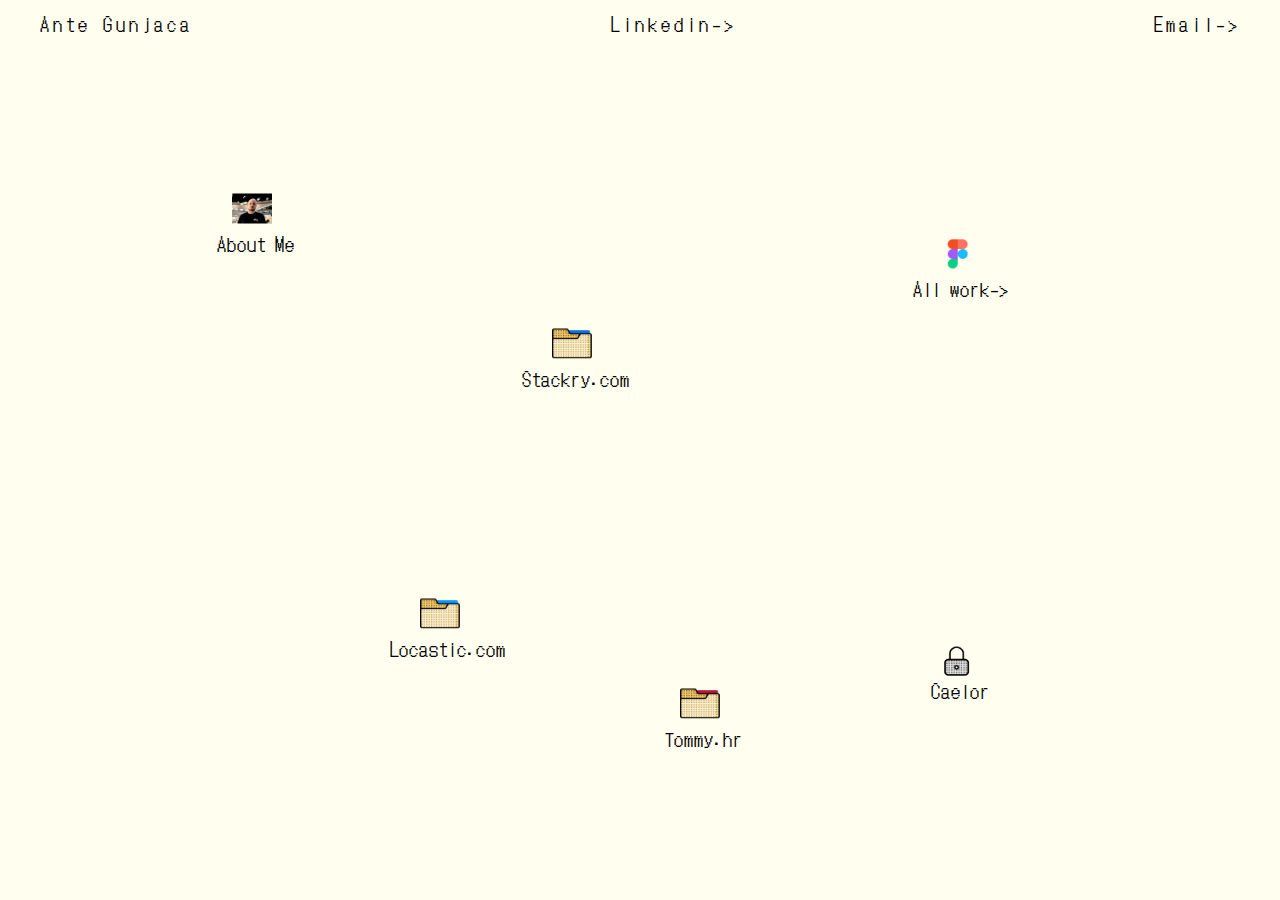
<file: index.html>
<!DOCTYPE html>
<html>
  <head>
    <title>Home</title>
    <link rel="icon" type="image/x-icon" href="./assets/folder.png" />
    <meta
      name="description"
      content="Ante Gunjaca's personal website. Connect with me on LinkedIn or via email. Learn more about me by visiting the About Me page."
    />
    <link rel="stylesheet" type="text/css" href="style.css" />
    <link rel="preconnect" href="https://fonts.googleapis.com" />
    <link rel="preconnect" href="https://fonts.gstatic.com" crossorigin />
    <link
      href="https://fonts.googleapis.com/css2?family=DotGothic16&display=swap"
      rel="stylesheet"
    />
  </head>
  <body class="dotgothic16-regular">
    <header class="header">
      <p>Ante Gunjaca</p>
      <p>
        <a
          href="https://www.linkedin.com/in/ante-gunjaca-697090109/"
          target="_blank"
          class="reset-link-black"
          >Linkedin-></a
        >
      </p>
      <p>
        <a href="mailto:agunjaca@gmail.com" class="reset-link-black">Email-></a>
      </p>
    </header>
    <main>
      <div class="flex flex-col custom-position-4">
        <a href="about.html" class="reset-link" style="margin-left: 15px">
          <img src="./assets/About_Me.png" width="40px" height="30px" />
        </a>
        <p>About Me</p>
      </div>
      <div class="flex flex-col custom-position-1">
        <a href="stackry.html" class="reset-link center-folder">
          <img src="./assets/folder.png" width="40px" height="30px" />
        </a>
        <p>Stackry.com</p>
      </div>
      <div class="flex flex-col custom-position-2">
        <a href="locastic.html" class="reset-link center-folder">
          <img src="./assets/folder1.png" width="40px" height="30px" />
        </a>
        <p style="text-align: center">Locastic.com</p>
      </div>
      <div class="flex flex-col custom-position-3">
        <a href="tommy.html" class="reset-link" style="margin-left: 15px">
          <img src="./assets/folder2.png" width="40px" height="30px" />
        </a>
        <p>Tommy.hr</p>
      </div>
      <div class="flex flex-col custom-position-5">
        <a
          href="https://www.figma.com/design/BWY1AhR0apAuUYaVY94jUf/All-my-work?node-id=771-59162&t=24z8LwjQDfjupwQb-1"
          target="_blank"
          class="reset-link"
          style="margin-left: 25px"
        >
          <img src="./assets/figma.png" width="40px" height="30px" />
        </a>
        <p style="text-align: center">All work-></p>
      </div>
      <div class="flex flex-col custom-position-6 tooltip">
        <!-- <div class="coming-soon">Coming soon!</div> -->
        <img
          src="./assets/Cosmos.png"
          width="40px"
          height="30px"
          style="margin-left: 6px"
          class="tooltip"
        />
        <p>Caelor<br /></p>
      </div>
    </main>
  </body>
</html>
</file>
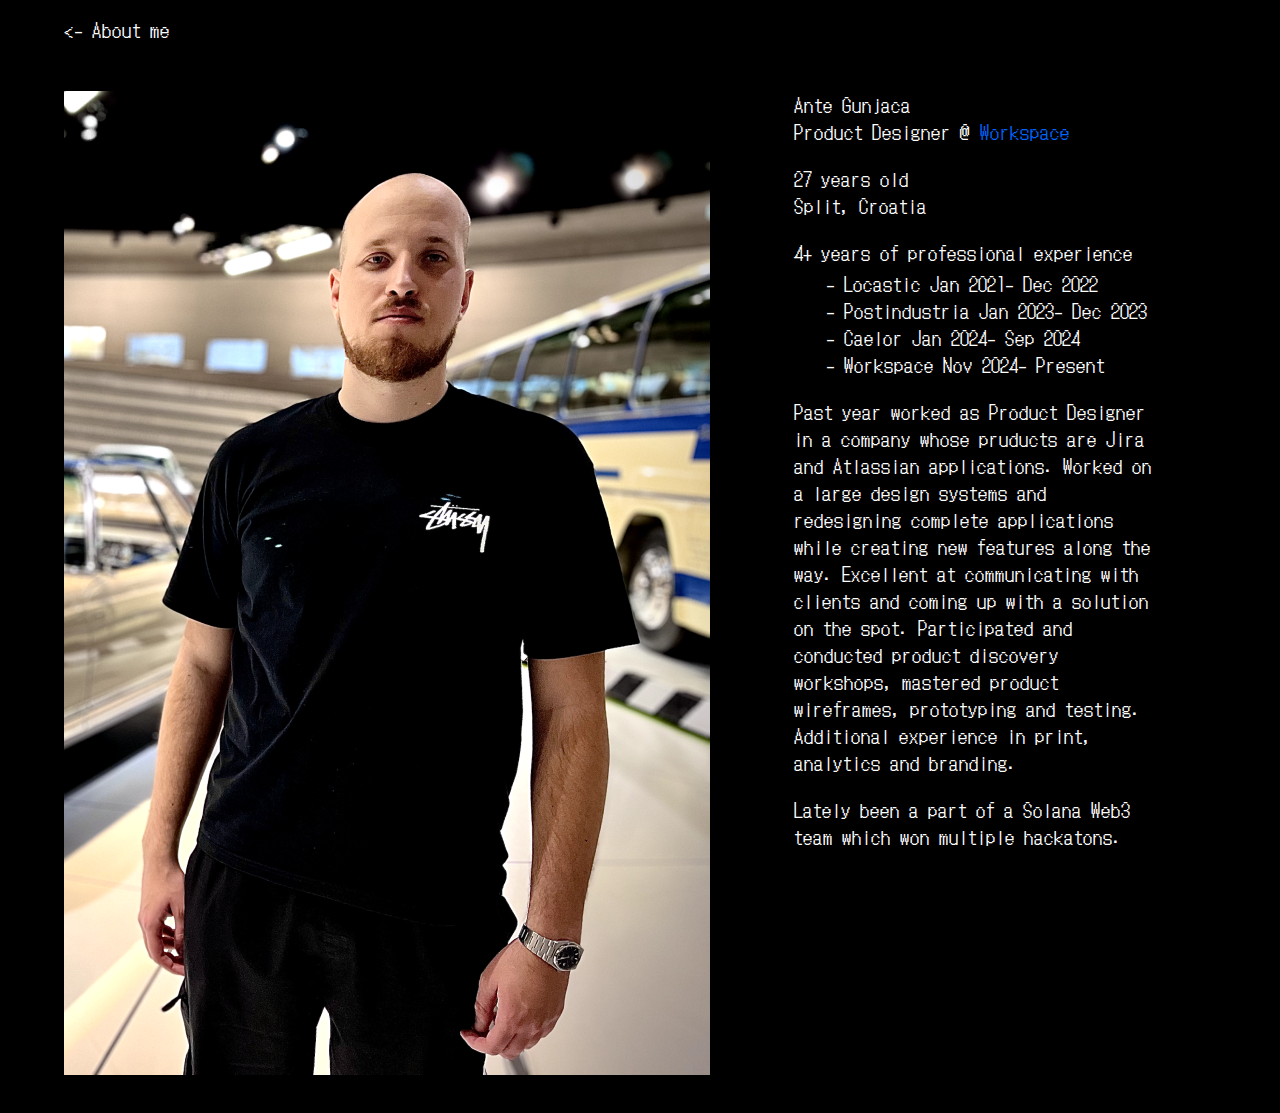
<file: about.html>
<!DOCTYPE html>
<html>
  <head>
    <title>Home</title>
    <link rel="stylesheet" type="text/css" href="style.css" />
    <link rel="preconnect" href="https://fonts.googleapis.com" />
    <link rel="preconnect" href="https://fonts.gstatic.com" crossorigin />
    <link
      href="https://fonts.googleapis.com/css2?family=DotGothic16&display=swap"
      rel="stylesheet"
    />
  </head>
  <body class="dotgothic16-regular background-black">
    <nav class="back-button">
      <a href="index.html" class="reset-link"><- About me</a>
    </nav>
    <main class="column-grid-about-me">
      <aside class="about-me-left">
        <img src="./assets/me.png" />
      </aside>
      <section class="about-me-text-grid right-column">
        <section class="flex flex-col flex-start">
          <span>Ante Gunjaca</span>
          <span>Product Designer @ <span class="blue">
            <a
              href="https://workspace.hr"
              target="_blank"
              class="reset-link blue"
            >
              Workspace</a
            ></span</span>
        </section>
        <section class="flex flex-col flex-start">
          <span>27 years old</span>
          <span>Split, Croatia</span>
        </section>
        <section class="flex flex-col flex-start">
          4+ years of professional experience
          <section class="flex flex-col flex-start experience">
            <span>- Locastic Jan 2021- Dec 2022</span>
            <span>- Postindustria Jan 2023- Dec 2023</span>
            <span>- Caelor Jan 2024- Sep 2024</span>
            <span>- Workspace Nov 2024- Present</span>
          </section>
        </section>
        <section class="flex-col">
          Past year worked as Product Designer in a company whose pruducts are
          Jira and Atlassian applications. Worked on a large design systems and
          redesigning complete applications while creating new features along
          the way. Excellent at communicating with clients and coming up with a
          solution on the spot. Participated and conducted product discovery
          workshops, mastered product wireframes, prototyping and testing.
          Additional experience in print, analytics and branding.
        </section>
        <section class="flex-col">
          Lately been a part of a Solana Web3 team which won multiple hackatons.
        </section>
      </section>
    </main>
  </body>
</html>
</file>
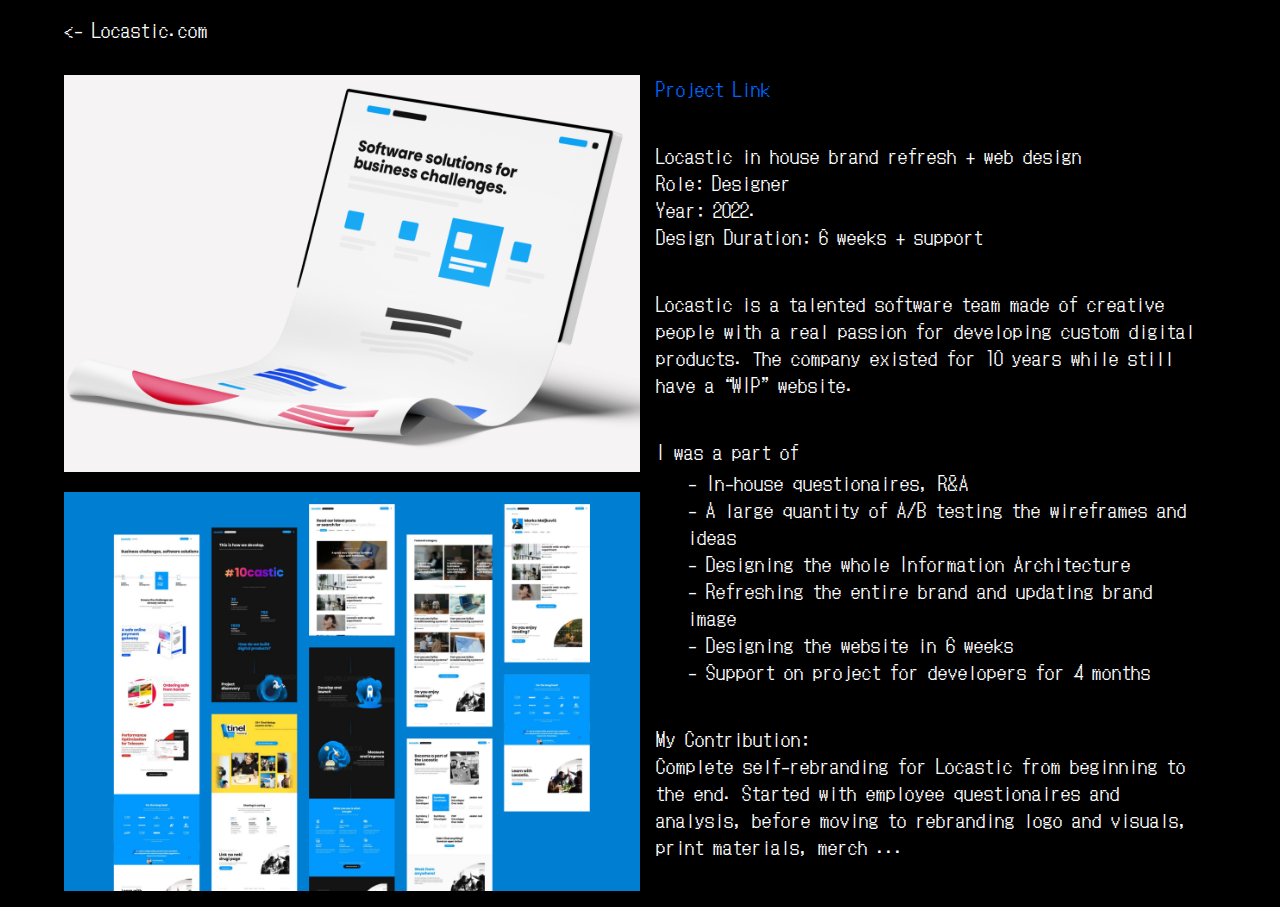
<file: locastic.html>
<!DOCTYPE html>
<html>
  <head>
    <title>Home</title>
    <link rel="icon" type="image/x-icon" href="./assets/folder.png">

    <link rel="stylesheet" type="text/css" href="style.css" />
    <link rel="preconnect" href="https://fonts.googleapis.com" />
    <link rel="preconnect" href="https://fonts.gstatic.com" crossorigin />
    <link
      href="https://fonts.googleapis.com/css2?family=DotGothic16&display=swap"
      rel="stylesheet"
    />
    <meta name="viewport" content="width=device-width, initial-scale=1.0" />
  </head>
  <body class="dotgothic16-regular background-black">
    <nav class="back-button">
      <a href="index.html" class="reset-link"><- Locastic.com</a>
    </nav>
    <main class="column-grid-projects">
      <aside class="flex flex-col gap-20 left-column">
        <img src="./assets/locastic1.png" />
        <img src="./assets/locastic2.png" />
      </aside>
      <section class="projects-text-grid right-column">
        <section class="flex flex-col flex-start">
          <span class="blue">
            <a
              href="https://www.figma.com/design/BWY1AhR0apAuUYaVY94jUf/All-my-work?node-id=612-62324&t=k9xFYQ7i7TRWnizr-1"
              target="_blank"
              class="reset-link blue"
            >
              Project Link</a
            ></span
          >
        </section>
        <section class="flex flex-col flex-start">
          <span>Locastic in house brand refresh + web design</span>
          <span>Role: Designer</span>
          <span>Year: 2022.</span>
          <span>Design Duration: 6 weeks + support</span>
        </section>
        <section class="flex flex-col flex-start">
          Locastic is a talented software team made of creative people with a
          real passion for developing custom digital products. The company
          existed for 10 years while still have a “WIP” website.
        </section>
        <section class="flex flex-col flex-start">
          <p>I was a part of</p>
          <section class="flex flex-col flex-start experience">
            <span>- In-house questionaires, R&A</span>
            <span
              >- A large quantity of A/B testing the wireframes and ideas</span
            >
            <span>- Designing the whole Information Architecture</span>
            <span>- Refreshing the entire brand and updating brand image</span>
            <span>- Designing the website in 6 weeks</span>
            <span>- Support on project for developers for 4 months</span>
          </section>
        </section>
        <section class="flex flex-col">
          <span>My Contribution:</span>
          <section>
            Complete self-rebranding for Locastic from beginning to the end.
            Started with employee questionaires and analysis, before moving to
            rebranding logo and visuals, print materials, merch ...
          </section>
        </section>
      </section>
    </main>
  </body>
</html>
</file>
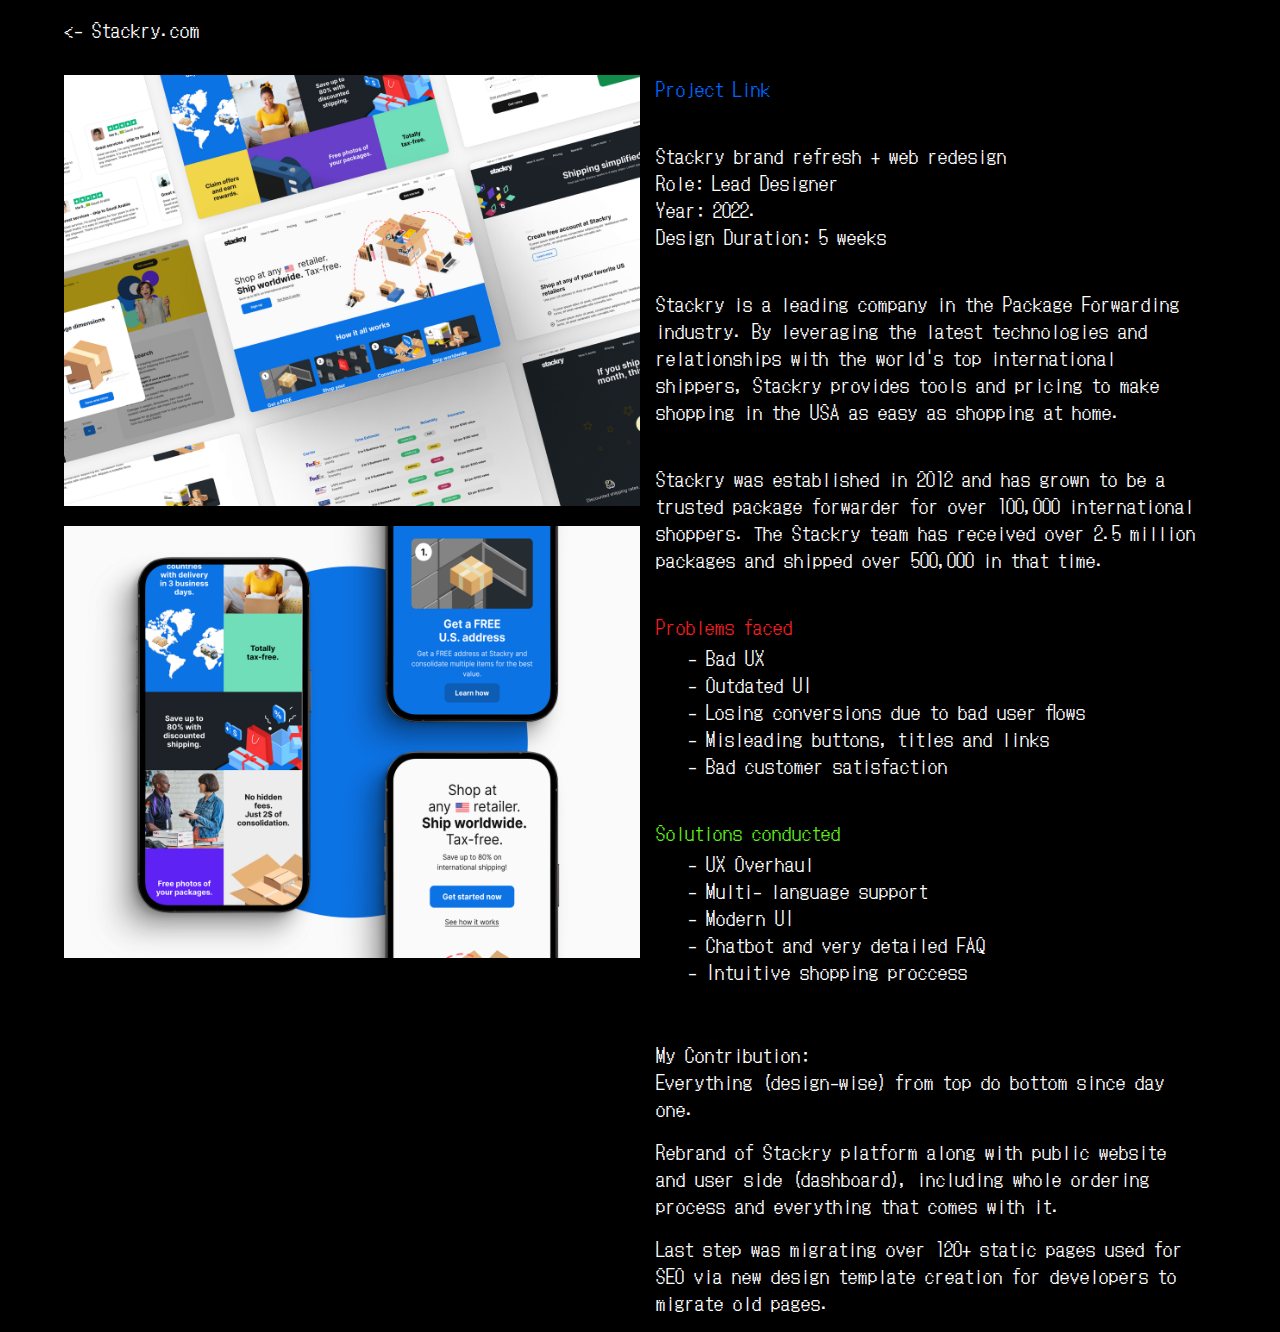
<file: stackry.html>
<!DOCTYPE html>
<html>
  <head>
    <title>Home</title>
    <link rel="icon" type="image/x-icon" href="./assets/folder.png">

    <meta name="viewport" content="width=device-width, initial-scale=1.0" />
    <link rel="stylesheet" type="text/css" href="style.css" />
    <link rel="preconnect" href="https://fonts.googleapis.com" />
    <link rel="preconnect" href="https://fonts.gstatic.com" crossorigin />
    <link
      href="https://fonts.googleapis.com/css2?family=DotGothic16&display=swap"
      rel="stylesheet"
    />
  </head>
  <body class="dotgothic16-regular background-black">
    <nav class="back-button">
      <a href="index.html" class="reset-link"><- Stackry.com</a>
    </nav>
    <main class="column-grid-projects">
      <aside class="flex flex-col gap-20 left-column">
        <img src="./assets/stackry1.png" />
        <img src="./assets/stackry2.png" />
      </aside>
      <section class="projects-text-grid right-column">
        <section class="flex flex-col flex-start">
          <span class="blue">
            <a
              href="https://www.figma.com/design/BWY1AhR0apAuUYaVY94jUf/All-my-work?node-id=612-42315&t=k9xFYQ7i7TRWnizr-1"
              target="_blank"
              class="reset-link blue"
            >
              Project Link</a
            ></span
          >
        </section>
        <section class="flex flex-col flex-start">
          <span>Stackry brand refresh + web redesign </span>
          <span>Role: Lead Designer</span>
          <span>Year: 2022.</span>
          <span>Design Duration: 5 weeks</span>
        </section>
        <section class="flex flex-col flex-start">
          Stackry is a leading company in the Package Forwarding industry. By
          leveraging the latest technologies and relationships with the world's
          top international shippers, Stackry provides tools and pricing to make
          shopping in the USA as easy as shopping at home.
        </section>
        <section>
          Stackry was established in 2012 and has grown to be a trusted package
          forwarder for over 100,000 international shoppers. The Stackry team
          has received over 2.5 million packages and shipped over 500,000 in
          that time.
        </section>
        <section class="flex flex-col flex-start">
          <p class="red">Problems faced</p>
          <section class="flex flex-col flex-start experience">
            <span>- Bad UX</span>
            <span>- Outdated UI</span>
            <span>- Losing conversions due to bad user flows</span>
            <span>- Misleading buttons, titles and links</span>
            <span>- Bad customer satisfaction</span>
          </section>
        </section>
        <section class="flex flex-col flex-start">
          <p class="green">Solutions conducted</p>
          <section class="flex flex-col flex-start experience">
            <span>- UX Overhaul</span>
            <span>- Multi- language support</span>
            <span>- Modern UI</span>
            <span>- Chatbot and very detailed FAQ</span>
            <span>- Intuitive shopping proccess</span>
          </section>
        </section>
        <section class="flex flex-col justify-between">
          <div class="flex flex-col pt-1">
            <span>My Contribution:</span>
            <span
              >Everything (design-wise) from top do bottom since day one.
            </span>
          </div>
          <div class="flex flex-col pt-1">
            Rebrand of Stackry platform along with public website and user side
            (dashboard), including whole ordering process and everything that
            comes with it.
          </div>
          <div class="flex flex-col pt-1">
            Last step was migrating over 120+ static pages used for SEO via new
            design template creation for developers to migrate old pages.
          </div>
        </section>
      </section>
    </main>
  </body>
</html>
</file>
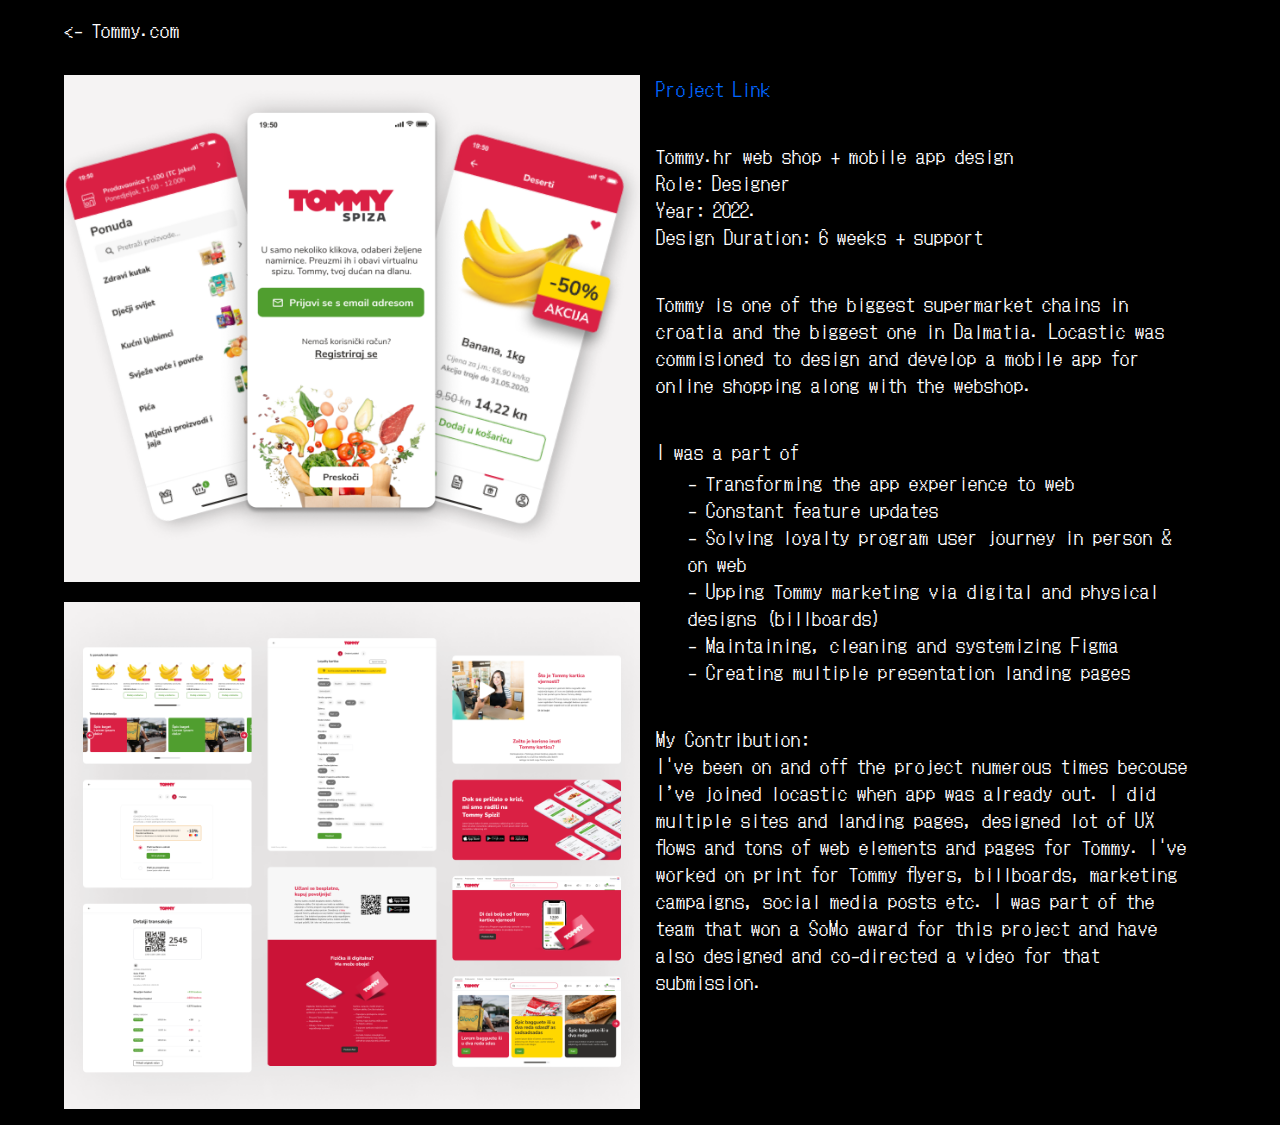
<file: tommy.html>
<!DOCTYPE html>
<html>
  <head>
    <title>Home</title>
    <link rel="icon" type="image/x-icon" href="./assets/folder.png">

    <meta name="viewport" content="width=device-width, initial-scale=1.0" />
    <link rel="stylesheet" type="text/css" href="style.css" />
    <link rel="preconnect" href="https://fonts.googleapis.com" />
    <link rel="preconnect" href="https://fonts.gstatic.com" crossorigin />
    <link
      href="https://fonts.googleapis.com/css2?family=DotGothic16&display=swap"
      rel="stylesheet"
    />
  </head>
  <body class="dotgothic16-regular background-black">
    <nav class="back-button">
      <a href="index.html" class="reset-link"><- Tommy.com</a>
    </nav>
    <main class="column-grid-projects">
      <aside class="flex flex-col gap-20 left-column">
        <img src="./assets/tommy1.png" />
        <img src="./assets/tommy2.png" />
      </aside>
      <section class="projects-text-grid right-column">
        <section class="flex flex-col flex-start">
          <span class="blue">
            <a
              href="https://www.figma.com/design/BWY1AhR0apAuUYaVY94jUf/All-my-work?node-id=615-2&t=k9xFYQ7i7TRWnizr-1"
              target="_blank"
              class="reset-link blue"
            >
              Project Link</a
            ></span
          >
        </section>
        <section class="flex flex-col flex-start">
          <span>Tommy.hr web shop + mobile app design</span>
          <span>Role: Designer</span>
          <span>Year: 2022.</span>
          <span>Design Duration: 6 weeks + support</span>
        </section>
        <section class="flex flex-col flex-start">
          Tommy is one of the biggest supermarket chains in croatia and the
          biggest one in Dalmatia. Locastic was commisioned to design and
          develop a mobile app for online shopping along with the webshop.
        </section>
        <section class="flex flex-col flex-start">
          <p>I was a part of</p>
          <section class="flex flex-col flex-start experience">
            <span>- Transforming the app experience to web</span>
            <span>- Constant feature updates</span>
            <span
              >- Solving loyalty program user journey in person & on web</span
            >
            <span
              >- Upping Tommy marketing via digital and physical designs
              (billboards)</span
            >
            <span>- Maintaining, cleaning and systemizing Figma</span>
            <span>- Creating multiple presentation landing pages</span>
          </section>
        </section>
        <section class="flex flex-col">
          <span>My Contribution:</span>
          <section>
            I've been on and off the project numerous times becouse I’ve joined
            locastic when app was already out. I did multiple sites and landing
            pages, designed lot of UX flows and tons of web elements and pages
            for Tommy. I've worked on print for Tommy flyers, billboards,
            marketing campaigns, social media posts etc. I was part of the team
            that won a SoMo award for this project and have also designed and
            co-directed a video for that submission.
          </section>
        </section>
      </section>
    </main>
  </body>
</html>
</file>
<file: style.css>
/*
  1. Use a more-intuitive box-sizing model.
*/
*,
*::before,
*::after {
  box-sizing: border-box;
}
/*
  2. Remove default margin
*/
* {
  margin: 0;
}
/*
  Typographic tweaks!
  3. Add accessible line-height
  4. Improve text rendering
*/
body {
  line-height: 1.5;
  -webkit-font-smoothing: antialiased;
}
/*
  6. Remove built-in form typography styles
*/
input,
button,
textarea,
select {
  font: inherit;
}
/*
  7. Avoid text overflows
*/
p,
h1,
h2,
h3,
h4,
h5,
h6 {
  overflow-wrap: break-word;
}

body {
  background-color: #fffeef;
  font-size: 18px;
  overflow-x: hidden;
}

.header {
  display: flex;
  justify-content: space-between;
  width: 100%;
  height: 100%;
  font-size: 18px;
  padding: 10px 40px;
  letter-spacing: 3px;
}

.dotgothic16-regular {
  font-family: "DotGothic16", sans-serif;
  font-weight: 400;
  font-style: normal;
  font-size: 18px;
}

.column-grid-about-me {
  display: grid;
  grid-template-columns: auto auto;
  justify-content: center; /* Center the grid container horizontally */
  gap: 20px;
  padding: 2rem 4rem;
  max-width: 1800px;
}

.column-grid-2 {
  width: 100%;
  display: grid;
  grid-template-columns: 1fr 2fr;
  padding: 4rem 4rem;
}

.back-button {
  width: 75%;
  padding: 1rem 4rem;
  text-decoration: none;
  color: white;
}

.reset-link {
  text-decoration: none;
  color: white;
}

.reset-link-black {
  text-decoration: none;
  color: black;
}

.background-black {
  background-color: #000;
  color: white;
}
.experience {
  padding-top: 4px;
  margin-left: 2rem;
}

.about-me-text-grid {
  font-size: 18px;
  display: flex;
  height: 100%;
  flex-direction: column;
  gap: 20px;
  padding-top: 10px;
  padding: 0 4rem;
}

.flex {
  display: flex;
}
.flex-row {
  flex-direction: row;
}

.flex-col {
  flex-direction: column;
}

.flex-start {
  justify-content: flex-start;
}
.justify-center {
  justify-content: center;
}
.justify-between {
  justify-content: space-between;
}

.p-0 {
  padding: 0;
}

.pt-1 {
  padding-top: 1rem;
}

.gap-20 {
  gap: 20px;
}

.column-grid-projects {
  width: 100%;
  display: grid;
  grid-template-columns: repeat(2, minmax(0, 1fr));
  padding: 1rem 4rem;
}

.projects-text-grid {
  font-size: 18px;
  display: flex;
  flex-direction: column;
  padding-top: 10px;
  padding: 0 1rem;
  gap: 40px;
}

.blue {
  color: #0066ff;
}

.red {
  color: #ed1f23;
}

.green {
  color: #61ed1f;
}

.custom-position-1 {
  position: absolute;
  top: 40%;
  left: 45%;
  transform: translate(-50%, -50%);
}

.custom-position-2 {
  position: absolute;
  top: 70%;
  left: 35%;
  transform: translate(-50%, -50%);
}

.custom-position-3 {
  position: absolute;
  top: 80%;
  left: 55%;
  transform: translate(-50%, -50%);
}

.custom-position-4 {
  position: absolute;
  top: 25%;
  left: 20%;
  transform: translate(-50%, -50%);
}

.custom-position-5 {
  position: absolute;
  top: 30%;
  left: 75%;
  transform: translate(-50%, -50%);
}

.custom-position-6 {
  position: absolute;
  top: 75%;
  left: 75%;
  transform: translate(-50%, -50%);
}

.center-folder {
  margin-left: 30px;
}

.coming-soon {
  margin-left: 25px;
  border: 1px solid black;
  padding: 2px 6px;
  border-radius: 4px;
  background-color: black;
  color: white;
  margin-bottom: 5px;
}

.tooltip:after {
  opacity: 0;
}

.tooltip:hover:after {
  content: "Coming soon!";
  opacity: 1;
  width: 120px;
  background-color: black;
  color: #fff;
  text-align: center;
  border-radius: 4px;
  padding: 2px 6px;
  /* Position the tooltip */
  position: absolute;
  top: -35%;
  left: 160%;
  transform: translate(-50%, -50%);
  z-index: 1;
}

.about-me-left {
  width: auto;
}

@media (max-width: 768px) {
  body {
    overflow-x: hidden;
    word-wrap: break-word;
  }

  .column-grid-projects {
    width: 100%;
    max-width: 100vw;
    grid-template-columns: 1fr;
    grid-template-rows: auto; /* Ensures two rows */
  }

  .left-column {
    width: 100%;
    max-width: 100vw;
    margin-top: 20px;
    order: 2; /* Move the left column to the bottom */
  }

  .right-column {
    width: 100%;
    max-width: 100vw;

    order: 1; /* Keep the right column on top */
  }

  .column-grid-about-me {
    width: 100%;
    max-width: 100vw;
    padding: auto 1rem;
    grid-template-columns: 1fr;
    grid-template-rows: auto; /* Ensures two rows */
  }

  .about-me-left {
    order: 2;
    width: 100%;
    max-width: 100vw;
    padding-left: 4rem;
  }
}
</file>
